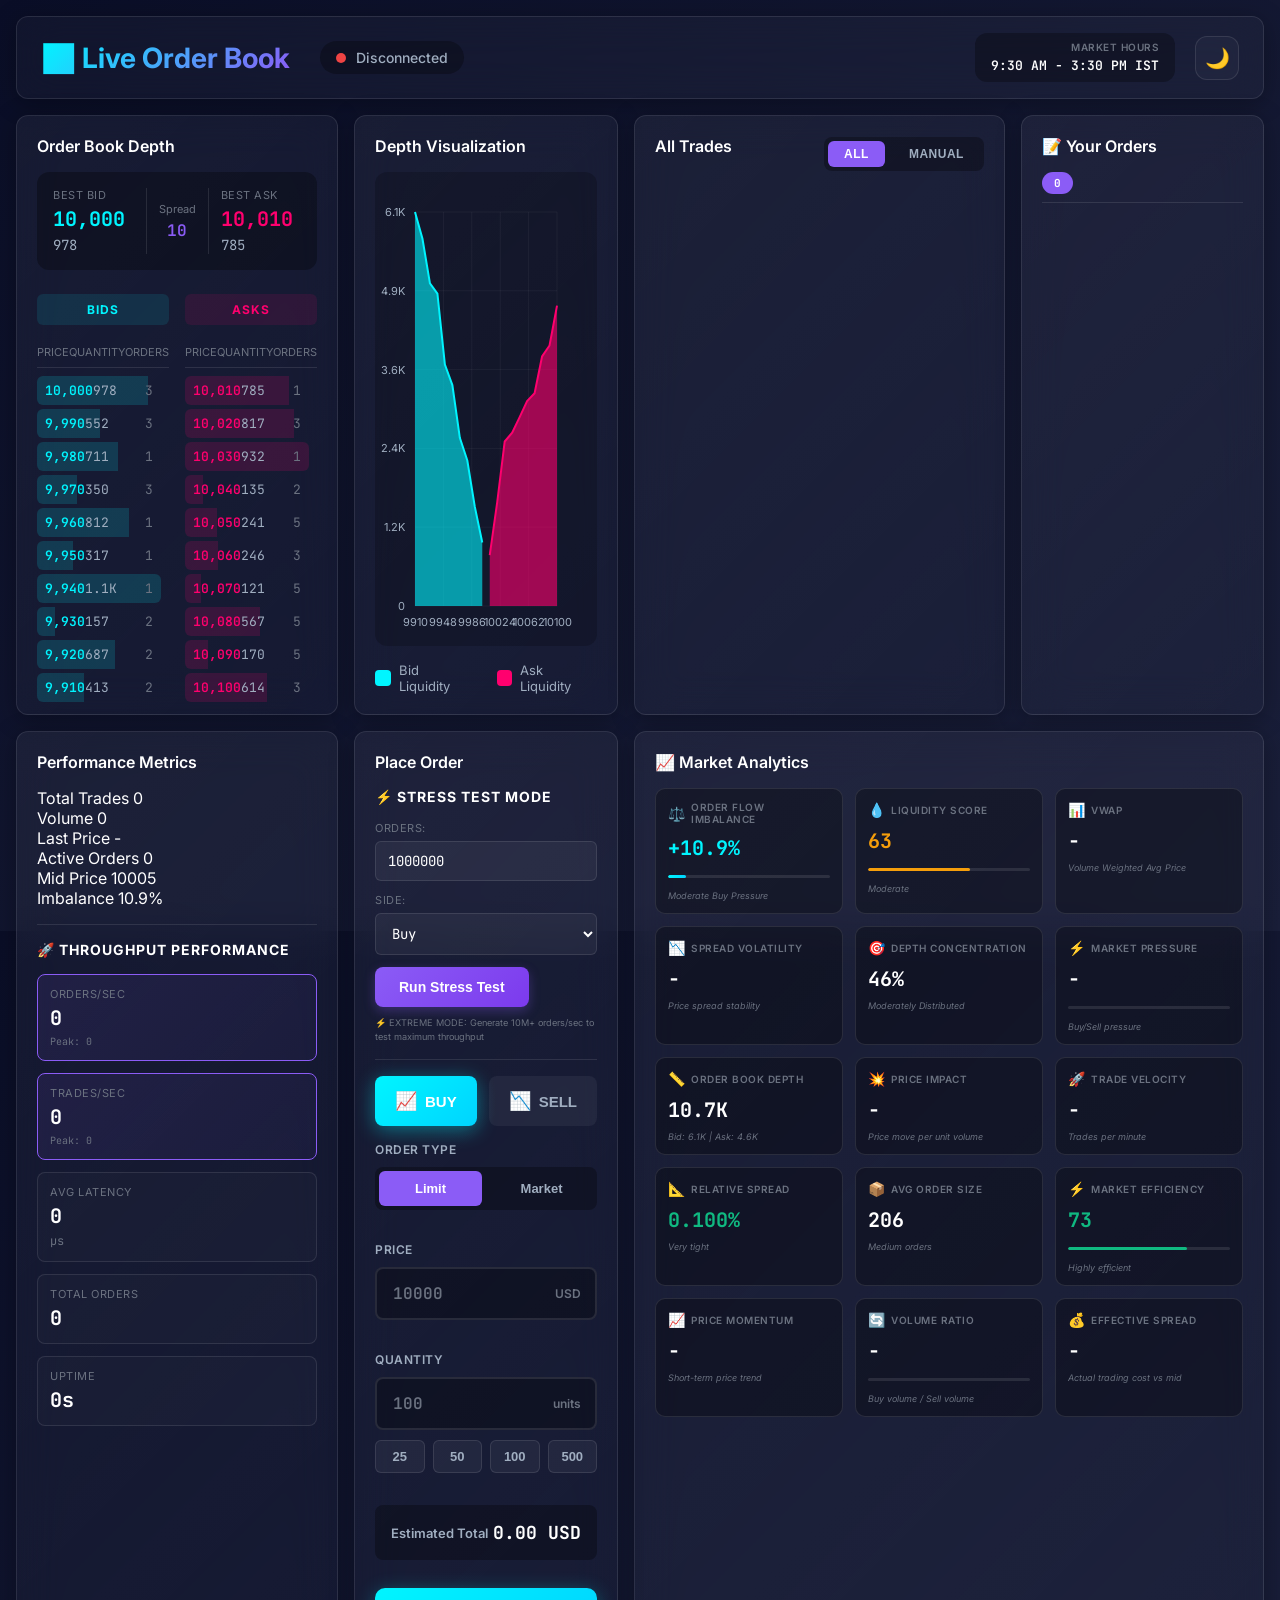
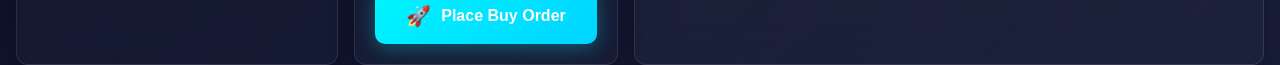
<file: web/frontend/index.html>
<!DOCTYPE html>
<html lang="en">

<head>
    <meta charset="UTF-8">
    <meta name="viewport" content="width=device-width, initial-scale=1.0">
    <title>Live Order Book Monitor</title>
    <link rel="stylesheet" href="css/styles.css">
    <link rel="preconnect" href="https://fonts.googleapis.com">
    <link rel="preconnect" href="https://fonts.gstatic.com" crossorigin>
    <link
        href="https://fonts.googleapis.com/css2?family=JetBrains+Mono:wght@400;600;700&family=Inter:wght@300;400;600;700&display=swap"
        rel="stylesheet">
</head>

<body>
    <div class="container">
        <!-- Header -->
        <header class="header">
            <div class="header-left">
                <h1 class="title">📊 Live Order Book</h1>
                <div class="status-indicator">
                    <span class="status-dot" id="connectionStatus"></span>
                    <span class="status-text" id="statusText">Connecting...</span>
                </div>
            </div>
            <div class="header-right">
                <div class="market-hours">
                    <span class="market-label">Market Hours</span>
                    <span class="market-time" id="marketTime">9:30 AM - 3:30 PM IST</span>
                </div>
                <button class="theme-toggle" id="themeToggle">🌙</button>
            </div>
        </header>

        <!-- Main Grid -->
        <div class="main-grid">
            <!-- Row 1: Top Section -->
            <!-- Left: Order Book Depth -->
            <div class="panel orderbook-panel">
                <h2 class="panel-title">Order Book Depth</h2>
                <div class="bbo-display">
                    <div class="bbo-item bid">
                        <span class="bbo-label">Best Bid</span>
                        <span class="bbo-price" id="bestBidPrice">-</span>
                        <span class="bbo-qty" id="bestBidQty">-</span>
                    </div>
                    <div class="spread-display">
                        <span class="spread-label">Spread</span>
                        <span class="spread-value" id="spreadValue">-</span>
                    </div>
                    <div class="bbo-item ask">
                        <span class="bbo-label">Best Ask</span>
                        <span class="bbo-price" id="bestAskPrice">-</span>
                        <span class="bbo-qty" id="bestAskQty">-</span>
                    </div>
                </div>

                <div class="orderbook-grid">
                    <div class="orderbook-side bids-side">
                        <div class="side-header bid-header">BIDS</div>
                        <div class="levels-header">
                            <span>Price</span>
                            <span>Quantity</span>
                            <span>Orders</span>
                        </div>
                        <div class="levels-container" id="bidsLevels"></div>
                    </div>

                    <div class="orderbook-side asks-side">
                        <div class="side-header ask-header">ASKS</div>
                        <div class="levels-header">
                            <span>Price</span>
                            <span>Quantity</span>
                            <span>Orders</span>
                        </div>
                        <div class="levels-container" id="asksLevels"></div>
                    </div>
                </div>
            </div>

            <!-- Center: Depth Chart -->
            <div class="panel chart-panel">
                <h2 class="panel-title">Depth Visualization</h2>
                <div class="chart-container">
                    <canvas id="depthChart"></canvas>
                </div>
                <div class="chart-legend">
                    <div class="legend-item">
                        <span class="legend-color bid-color"></span>
                        <span>Bid Liquidity</span>
                    </div>
                    <div class="legend-item">
                        <span class="legend-color ask-color"></span>
                        <span>Ask Liquidity</span>
                    </div>
                </div>
            </div>

            <!-- Right: All Trades -->
            <div class="panel trades-panel">
                <div class="trades-header">
                    <h2 class="panel-title">All Trades</h2>
                    <div class="trades-tabs">
                        <button class="trade-tab active" id="allTradesTab" onclick="window.app.showTradeTab('all')">All</button>
                        <button class="trade-tab" id="manualTradesTab" onclick="window.app.showTradeTab('manual')">Manual</button>
                    </div>
                </div>
                <div class="trades-list" id="tradesList"></div>
            </div>

            <!-- Far Right: Your Orders -->
            <div class="panel your-orders-panel">
                <h2 class="panel-title">📝 Your Orders</h2>
                <div class="your-orders-header">
                    <span class="manual-count-badge" id="manualCount">0</span>
                </div>
                <div class="your-orders-list" id="manualTradesList"></div>
            </div>

            <!-- Row 2: Bottom Section -->
            <!-- Performance Metrics -->
            <div class="panel metrics-panel">
                <h2 class="panel-title">Performance Metrics</h2>
                <div class="metrics-grid">
                    <div class="metric">
                        <span class="metric-label">Total Trades</span>
                        <span class="metric-value" id="totalTrades">0</span>
                    </div>
                    <div class="metric">
                        <span class="metric-label">Volume</span>
                        <span class="metric-value" id="totalVolume">0</span>
                    </div>
                    <div class="metric">
                        <span class="metric-label">Last Price</span>
                        <span class="metric-value" id="lastPrice">-</span>
                    </div>
                    <div class="metric">
                        <span class="metric-label">Active Orders</span>
                        <span class="metric-value" id="activeOrders">0</span>
                    </div>
                    <div class="metric">
                        <span class="metric-label">Mid Price</span>
                        <span class="metric-value" id="midPrice">-</span>
                    </div>
                    <div class="metric">
                        <span class="metric-label">Imbalance</span>
                        <span class="metric-value" id="imbalance">0%</span>
                    </div>
                </div>
                
                <!-- Performance Throughput Metrics -->
                <div class="performance-section">
                    <h3 class="performance-title">🚀 Throughput Performance</h3>
                    <div class="performance-grid">
                        <div class="perf-metric highlight">
                            <span class="perf-label">Orders/sec</span>
                            <span class="perf-value" id="ordersPerSecond">0</span>
                            <span class="perf-peak">Peak: <span id="peakOrdersPerSecond">0</span></span>
                        </div>
                        <div class="perf-metric highlight">
                            <span class="perf-label">Trades/sec</span>
                            <span class="perf-value" id="tradesPerSecond">0</span>
                            <span class="perf-peak">Peak: <span id="peakTradesPerSecond">0</span></span>
                        </div>
                        <div class="perf-metric">
                            <span class="perf-label">Avg Latency</span>
                            <span class="perf-value" id="avgLatency">0</span>
                            <span class="perf-unit">μs</span>
                        </div>
                        <div class="perf-metric">
                            <span class="perf-label">Total Orders</span>
                            <span class="perf-value" id="totalOrdersProcessed">0</span>
                        </div>
                        <div class="perf-metric">
                            <span class="perf-label">Uptime</span>
                            <span class="perf-value" id="uptime">0s</span>
                        </div>
                    </div>
                </div>
            </div>

            <!-- Market Analytics -->
            <div class="panel analytics-panel">
                <h2 class="panel-title">📈 Market Analytics</h2>
                
                <div class="analytics-grid">
                    <div class="insight-card">
                        <div class="insight-header">
                            <span class="insight-icon">⚖️</span>
                            <span class="insight-label">Order Flow Imbalance</span>
                        </div>
                        <div class="insight-value" id="orderFlowImbalance">0%</div>
                        <div class="insight-bar">
                            <div class="insight-bar-fill" id="imbalanceBar"></div>
                        </div>
                        <div class="insight-detail" id="imbalanceDetail">Neutral</div>
                    </div>

                    <div class="insight-card">
                        <div class="insight-header">
                            <span class="insight-icon">💧</span>
                            <span class="insight-label">Liquidity Score</span>
                        </div>
                        <div class="insight-value" id="liquidityScore">-</div>
                        <div class="insight-bar">
                            <div class="insight-bar-fill" id="liquidityBar"></div>
                        </div>
                        <div class="insight-detail" id="liquidityDetail">Calculating...</div>
                    </div>

                    <div class="insight-card">
                        <div class="insight-header">
                            <span class="insight-icon">📊</span>
                            <span class="insight-label">VWAP</span>
                        </div>
                        <div class="insight-value" id="vwap">-</div>
                        <div class="insight-detail" id="vwapDetail">Volume Weighted Avg Price</div>
                    </div>

                    <div class="insight-card">
                        <div class="insight-header">
                            <span class="insight-icon">📉</span>
                            <span class="insight-label">Spread Volatility</span>
                        </div>
                        <div class="insight-value" id="spreadVolatility">-</div>
                        <div class="insight-detail" id="spreadVolatilityDetail">Price spread stability</div>
                    </div>

                    <div class="insight-card">
                        <div class="insight-header">
                            <span class="insight-icon">🎯</span>
                            <span class="insight-label">Depth Concentration</span>
                        </div>
                        <div class="insight-value" id="depthConcentration">-</div>
                        <div class="insight-detail" id="depthConcentrationDetail">Liquidity distribution</div>
                    </div>

                    <div class="insight-card">
                        <div class="insight-header">
                            <span class="insight-icon">⚡</span>
                            <span class="insight-label">Market Pressure</span>
                        </div>
                        <div class="insight-value" id="marketPressure">-</div>
                        <div class="insight-bar">
                            <div class="insight-bar-fill" id="pressureBar"></div>
                        </div>
                        <div class="insight-detail" id="pressureDetail">Buy/Sell pressure</div>
                    </div>

                    <div class="insight-card">
                        <div class="insight-header">
                            <span class="insight-icon">📏</span>
                            <span class="insight-label">Order Book Depth</span>
                        </div>
                        <div class="insight-value" id="orderBookDepth">-</div>
                        <div class="insight-detail" id="orderBookDepthDetail">Total liquidity available</div>
                    </div>

                    <div class="insight-card">
                        <div class="insight-header">
                            <span class="insight-icon">💥</span>
                            <span class="insight-label">Price Impact</span>
                        </div>
                        <div class="insight-value" id="priceImpact">-</div>
                        <div class="insight-detail" id="priceImpactDetail">Price move per unit volume</div>
                    </div>

                    <div class="insight-card">
                        <div class="insight-header">
                            <span class="insight-icon">🚀</span>
                            <span class="insight-label">Trade Velocity</span>
                        </div>
                        <div class="insight-value" id="tradeVelocity">-</div>
                        <div class="insight-detail" id="tradeVelocityDetail">Trades per minute</div>
                    </div>

                    <div class="insight-card">
                        <div class="insight-header">
                            <span class="insight-icon">📐</span>
                            <span class="insight-label">Relative Spread</span>
                        </div>
                        <div class="insight-value" id="relativeSpread">-</div>
                        <div class="insight-detail" id="relativeSpreadDetail">Spread as % of mid price</div>
                    </div>

                    <div class="insight-card">
                        <div class="insight-header">
                            <span class="insight-icon">📦</span>
                            <span class="insight-label">Avg Order Size</span>
                        </div>
                        <div class="insight-value" id="avgOrderSize">-</div>
                        <div class="insight-detail" id="avgOrderSizeDetail">Mean quantity per order</div>
                    </div>

                    <div class="insight-card">
                        <div class="insight-header">
                            <span class="insight-icon">⚡</span>
                            <span class="insight-label">Market Efficiency</span>
                        </div>
                        <div class="insight-value" id="marketEfficiency">-</div>
                        <div class="insight-bar">
                            <div class="insight-bar-fill" id="efficiencyBar"></div>
                        </div>
                        <div class="insight-detail" id="marketEfficiencyDetail">Tightness & depth ratio</div>
                    </div>

                    <div class="insight-card">
                        <div class="insight-header">
                            <span class="insight-icon">📈</span>
                            <span class="insight-label">Price Momentum</span>
                        </div>
                        <div class="insight-value" id="priceMomentum">-</div>
                        <div class="insight-detail" id="priceMomentumDetail">Short-term price trend</div>
                    </div>

                    <div class="insight-card">
                        <div class="insight-header">
                            <span class="insight-icon">🔄</span>
                            <span class="insight-label">Volume Ratio</span>
                        </div>
                        <div class="insight-value" id="volumeRatio">-</div>
                        <div class="insight-bar">
                            <div class="insight-bar-fill" id="volumeRatioBar"></div>
                        </div>
                        <div class="insight-detail" id="volumeRatioDetail">Buy volume / Sell volume</div>
                    </div>

                    <div class="insight-card">
                        <div class="insight-header">
                            <span class="insight-icon">💰</span>
                            <span class="insight-label">Effective Spread</span>
                        </div>
                        <div class="insight-value" id="effectiveSpread">-</div>
                        <div class="insight-detail" id="effectiveSpreadDetail">Actual trading cost vs mid</div>
                    </div>
                </div>
            </div>

            <!-- Place Order Panel -->
            <div class="panel entry-panel">
                <h2 class="panel-title">Place Order</h2>
                
                <!-- Stress Test Controls -->
                <div class="stress-test-section">
                    <h3 class="stress-test-title">⚡ Stress Test Mode</h3>
                    <div class="stress-test-controls">
                        <div class="stress-input-group">
                            <label for="stressNumOrders">Orders:</label>
                            <input type="number" id="stressNumOrders" class="stress-input" value="1000000" min="1000" max="100000000" step="10000">
                        </div>
                        <div class="stress-input-group">
                            <label for="stressSide">Side:</label>
                            <select id="stressSide" class="stress-select">
                                <option value="buy">Buy</option>
                                <option value="sell">Sell</option>
                            </select>
                        </div>
                        <button class="stress-test-btn" id="stressTestBtn">Run Stress Test</button>
                    </div>
                    <div class="stress-test-info">
                        <small>⚡ EXTREME MODE: Generate 10M+ orders/sec to test maximum throughput</small>
                    </div>
                </div>

                <!-- Buy/Sell Tabs -->
                <div class="order-side-tabs">
                    <button class="side-tab buy-tab active" onclick="window.app.setSide('buy')" id="buyTab">
                        <span class="tab-icon">📈</span>
                        <span class="tab-text">BUY</span>
                    </button>
                    <button class="side-tab sell-tab" onclick="window.app.setSide('sell')" id="sellTab">
                        <span class="tab-icon">📉</span>
                        <span class="tab-text">SELL</span>
                    </button>
                </div>

                <div class="order-form">
                    <!-- Limit/Market Type Toggle -->
                    <div class="form-section">
                        <label class="section-label">Order Type</label>
                        <div class="type-toggle-group">
                            <button class="type-toggle active" onclick="window.app.setType('limit')" id="limitBtn">
                                Limit
                            </button>
                            <button class="type-toggle" onclick="window.app.setType('market')" id="marketBtn">
                                Market
                            </button>
                        </div>
                    </div>

                    <!-- Price Input -->
                    <div class="form-section" id="priceSection">
                        <label class="section-label" for="orderPrice">Price</label>
                        <div class="input-group">
                            <input type="number" id="orderPrice" class="modern-input" placeholder="10000"
                                onfocus="this.select()">
                            <span class="input-unit">USD</span>
                        </div>
                    </div>

                    <!-- Quantity Input with Presets -->
                    <div class="form-section">
                        <label class="section-label" for="orderQty">Quantity</label>
                        <div class="input-group">
                            <input type="number" id="orderQty" class="modern-input" placeholder="100"
                                onfocus="this.select()">
                            <span class="input-unit">units</span>
                        </div>

                        <!-- Quick Quantity Presets -->
                        <div class="qty-presets">
                            <button class="preset-btn" onclick="window.app.setQuantity(25)">25</button>
                            <button class="preset-btn" onclick="window.app.setQuantity(50)">50</button>
                            <button class="preset-btn" onclick="window.app.setQuantity(100)">100</button>
                            <button class="preset-btn" onclick="window.app.setQuantity(500)">500</button>
                        </div>
                    </div>

                    <!-- Order Total Preview -->
                    <div class="order-summary-modern">
                        <span class="summary-label">Estimated Total</span>
                        <span class="summary-value" id="orderTotal">0.00 USD</span>
                    </div>

                    <!-- Submit Button -->
                    <button class="submit-order-btn buy" id="submitOrder">
                        <span class="btn-icon">🚀</span>
                        <span class="btn-text">Place Buy Order</span>
                    </button>

                    <!-- Hidden select elements for backward compatibility -->
                    <select id="orderSide" style="display:none">
                        <option value="buy">Buy</option>
                        <option value="sell">Sell</option>
                    </select>
                    <select id="orderType" style="display:none">
                        <option value="limit">Limit</option>
                        <option value="market">Market</option>
                    </select>
                </div>
            </div>
        </div>
    </div>

    <!-- Scripts -->
    <script src="js/constants.js"></script>
    <script src="js/websocket.js"></script>
    <script src="js/orderbook.js"></script>
    <script src="js/chart.js"></script>
    <script src="js/analytics.js"></script>
    <script src="js/main.js"></script>
</body>

</html>
</file>
<file: web/frontend/css/styles.css>
:root {
    /* Color Palette */
    --bid-color: #00f5ff;
    --ask-color: #ff006e;
    --bg-dark: #0a0e27;
    --bg-darker: #060913;
    --card-bg: rgba(255, 255, 255, 0.03);
    --card-border: rgba(255, 255, 255, 0.1);
    --text-primary: #ffffff;
    --text-secondary: #a0aec0;
    --text-muted: #6b7280;
    --accent: #8b5cf6;
    --success: #10b981;
    --danger: #ef4444;
    --warning: #f59e0b;

    /* Gradients */
    --gradient-bg: linear-gradient(135deg, #0a0e27 0%, #1a1f3a 100%);
    --gradient-card: linear-gradient(135deg, rgba(255, 255, 255, 0.05) 0%, rgba(255, 255, 255, 0.02) 100%);
}

* {
    margin: 0;
    padding: 0;
    box-sizing: border-box;
}

body {
    font-family: 'Inter', -apple-system, BlinkMacSystemFont, 'Segoe UI', sans-serif;
    background: var(--gradient-bg);
    min-height: 100vh;
    color: var(--text-primary);
    overflow-x: hidden;
}

/* Container */
.container {
    max-width: 1920px;
    margin: 0 auto;
    padding: 16px;
}

/* Header */
.header {
    display: flex;
    justify-content: space-between;
    align-items: center;
    padding: 16px 24px;
    background: var(--card-bg);
    backdrop-filter: blur(20px);
    border: 1px solid var(--card-border);
    border-radius: 12px;
    margin-bottom: 16px;
    box-shadow: 0 4px 24px rgba(0, 0, 0, 0.3);
}

.header-left {
    display: flex;
    align-items: center;
    gap: 30px;
}

.title {
    font-size: 28px;
    font-weight: 700;
    background: linear-gradient(135deg, var(--bid-color), var(--accent));
    -webkit-background-clip: text;
    -webkit-text-fill-color: transparent;
    background-clip: text;
}

.status-indicator {
    display: flex;
    align-items: center;
    gap: 10px;
    padding: 8px 16px;
    background: rgba(0, 0, 0, 0.3);
    border-radius: 20px;
}

.status-dot {
    width: 10px;
    height: 10px;
    border-radius: 50%;
    background: var(--success);
    animation: pulse 2s infinite;
}

.status-dot.disconnected {
    background: var(--danger);
    animation: none;
}

@keyframes pulse {

    0%,
    100% {
        opacity: 1;
    }

    50% {
        opacity: 0.5;
    }
}

.status-text {
    font-size: 14px;
    color: var(--text-secondary);
    font-weight: 500;
}

.theme-toggle {
    width: 44px;
    height: 44px;
    border-radius: 12px;
    background: var(--card-bg);
    border: 1px solid var(--card-border);
    color: var(--text-primary);
    font-size: 20px;
    cursor: pointer;
    transition: all 0.3s ease;
}

.theme-toggle:hover {
    transform: scale(1.05);
    background: rgba(255, 255, 255, 0.08);
}

.header-right {
    display: flex;
    align-items: center;
    gap: 20px;
}

.market-hours {
    display: flex;
    flex-direction: column;
    align-items: flex-end;
    gap: 4px;
    padding: 8px 16px;
    background: rgba(0, 0, 0, 0.3);
    border-radius: 12px;
}

.market-label {
    font-size: 10px;
    text-transform: uppercase;
    letter-spacing: 0.5px;
    color: var(--text-muted);
    font-weight: 600;
}

.market-time {
    font-family: 'JetBrains Mono', monospace;
    font-size: 13px;
    color: var(--text-primary);
    font-weight: 600;
}

/* Main Grid Layout - Professional Dashboard */
.main-grid {
    display: grid;
    grid-template-columns: 360px 1fr 320px 320px;
    grid-template-rows: 1fr auto;
    gap: 16px;
    height: calc(100vh - 100px);
    min-height: 800px;
}

/* Panel Base Styles */
.panel {
    background: var(--gradient-card);
    backdrop-filter: blur(20px);
    border: 1px solid var(--card-border);
    border-radius: 12px;
    padding: 20px;
    box-shadow: 0 4px 24px rgba(0, 0, 0, 0.3);
    animation: fadeIn 0.5s ease-out;
}

@keyframes fadeIn {
    from {
        opacity: 0;
        transform: translateY(20px);
    }

    to {
        opacity: 1;
        transform: translateY(0);
    }
}

.panel-title {
    font-size: 16px;
    font-weight: 600;
    margin-bottom: 16px;
    color: var(--text-primary);
}

/* Order Book Panel */
.orderbook-panel {
    grid-row: 1;
    grid-column: 1;
    display: flex;
    flex-direction: column;
    min-height: 600px;
}

/* Your Orders Panel */
.your-orders-panel {
    grid-row: 1;
    grid-column: 4;
    display: flex;
    flex-direction: column;
    min-height: 600px;
}

/* Analytics Panel */
.analytics-panel {
    grid-row: 2;
    grid-column: 3 / 5;
    display: flex;
    flex-direction: column;
}

.analytics-grid {
    display: grid;
    grid-template-columns: repeat(3, 1fr);
    gap: 12px;
}

.insight-card {
    background: rgba(0, 0, 0, 0.3);
    border: 1px solid var(--card-border);
    border-radius: 10px;
    padding: 12px;
    display: flex;
    flex-direction: column;
    gap: 6px;
    transition: all 0.3s ease;
}

.insight-card:hover {
    transform: translateY(-2px);
    border-color: var(--accent);
    box-shadow: 0 4px 12px rgba(139, 92, 246, 0.2);
}

.insight-header {
    display: flex;
    align-items: center;
    gap: 6px;
    margin-bottom: 2px;
}

.insight-icon {
    font-size: 14px;
}

.insight-label {
    font-size: 10px;
    color: var(--text-muted);
    text-transform: uppercase;
    letter-spacing: 0.5px;
    font-weight: 600;
}

.insight-value {
    font-family: 'JetBrains Mono', monospace;
    font-size: 20px;
    font-weight: 700;
    color: var(--text-primary);
    margin: 2px 0;
}

.insight-bar {
    width: 100%;
    height: 3px;
    background: rgba(255, 255, 255, 0.1);
    border-radius: 2px;
    overflow: hidden;
    margin: 6px 0;
}

.insight-bar-fill {
    height: 100%;
    background: linear-gradient(90deg, var(--accent), var(--bid-color));
    border-radius: 2px;
    transition: width 0.5s ease;
    width: 0%;
}

.insight-detail {
    font-size: 9px;
    color: var(--text-muted);
    font-style: italic;
}

.your-orders-header {
    display: flex;
    justify-content: space-between;
    align-items: center;
    margin-bottom: 12px;
    padding-bottom: 8px;
    border-bottom: 1px solid var(--card-border);
}

.manual-count-badge {
    display: inline-block;
    padding: 4px 12px;
    background: var(--accent);
    color: var(--text-primary);
    border-radius: 12px;
    font-size: 11px;
    font-weight: 700;
    font-family: 'JetBrains Mono', monospace;
}

.your-orders-list {
    flex: 1;
    overflow-y: auto;
    min-height: 0;
    display: flex;
    flex-direction: column;
    gap: 8px;
}

.compact-header {
    display: flex;
    justify-content: space-between;
    align-items: center;
    margin-bottom: 12px;
    padding-bottom: 8px;
    border-bottom: 1px solid var(--card-border);
}

.compact-title {
    font-size: 14px;
    font-weight: 600;
    color: var(--text-primary);
    margin: 0;
}

.compact-list {
    max-height: 220px;
    overflow-y: auto;
}

/* Chart Panel */
.chart-panel {
    grid-row: 1;
    height: 100%;
    display: flex;
    flex-direction: column;
}

.bbo-display {
    display: grid;
    grid-template-columns: 1fr auto 1fr;
    gap: 12px;
    margin-bottom: 24px;
    padding: 16px;
    background: rgba(0, 0, 0, 0.3);
    border-radius: 12px;
}

.bbo-item {
    display: flex;
    flex-direction: column;
    gap: 4px;
}

.bbo-label {
    font-size: 11px;
    text-transform: uppercase;
    letter-spacing: 0.5px;
    color: var(--text-muted);
}

.bbo-price {
    font-family: 'JetBrains Mono', monospace;
    font-size: 20px;
    font-weight: 700;
}

.bbo-item.bid .bbo-price {
    color: var(--bid-color);
}

.bbo-item.ask .bbo-price {
    color: var(--ask-color);
}

.bbo-qty {
    font-family: 'JetBrains Mono', monospace;
    font-size: 14px;
    color: var(--text-secondary);
}

.spread-display {
    display: flex;
    flex-direction: column;
    align-items: center;
    justify-content: center;
    gap: 4px;
    padding: 0 12px;
    border-left: 1px solid var(--card-border);
    border-right: 1px solid var(--card-border);
}

.spread-label {
    font-size: 11px;
    color: var(--text-muted);
}

.spread-value {
    font-family: 'JetBrains Mono', monospace;
    font-size: 16px;
    font-weight: 600;
    color: var(--accent);
}

.orderbook-grid {
    display: grid;
    grid-template-columns: 1fr 1fr;
    gap: 16px;
}

.side-header {
    font-size: 12px;
    font-weight: 700;
    letter-spacing: 1px;
    padding: 8px;
    border-radius: 6px;
    text-align: center;
    margin-bottom: 12px;
}

.bid-header {
    background: rgba(0, 245, 255, 0.1);
    color: var(--bid-color);
}

.ask-header {
    background: rgba(255, 0, 110, 0.1);
    color: var(--ask-color);
}

.levels-header {
    display: grid;
    grid-template-columns: 1fr 1fr 1fr;
    font-size: 11px;
    color: var(--text-muted);
    text-transform: uppercase;
    padding: 8px 0;
    border-bottom: 1px solid var(--card-border);
    margin-bottom: 8px;
}

.levels-container {
    flex: 1;
    overflow-y: auto;
    padding-right: 8px;
    min-height: 0;
}

.levels-container::-webkit-scrollbar {
    width: 4px;
}

.levels-container::-webkit-scrollbar-track {
    background: rgba(255, 255, 255, 0.05);
    border-radius: 4px;
}

.levels-container::-webkit-scrollbar-thumb {
    background: var(--accent);
    border-radius: 4px;
}

.price-level {
    display: grid;
    grid-template-columns: 1fr 1fr 1fr;
    font-family: 'JetBrains Mono', monospace;
    font-size: 13px;
    padding: 6px 8px;
    margin-bottom: 4px;
    border-radius: 6px;
    position: relative;
    overflow: hidden;
    animation: levelAppear 0.3s ease-out;
}

@keyframes levelAppear {
    from {
        opacity: 0;
        transform: translateX(-10px);
    }

    to {
        opacity: 1;
        transform: translateX(0);
    }
}

.price-level::before {
    content: '';
    position: absolute;
    left: 0;
    top: 0;
    height: 100%;
    width: var(--depth-width);
    opacity: 0.15;
    z-index: -1;
}

.price-level.bid::before {
    background: var(--bid-color);
}

.price-level.ask::before {
    background: var(--ask-color);
}

.price-level .price {
    font-weight: 600;
}

.price-level.bid .price {
    color: var(--bid-color);
}

.price-level.ask .price {
    color: var(--ask-color);
}

.price-level .qty {
    color: var(--text-secondary);
}

.price-level .count {
    color: var(--text-muted);
    text-align: right;
}

/* Chart Panel */
.chart-panel {
    grid-row: 1;
    grid-column: 2;
    display: flex;
    flex-direction: column;
    min-height: 600px;
}

.chart-container {
    flex: 1;
    min-height: 0;
    position: relative;
    width: 100%;
    height: 100%;
}

.chart-panel canvas {
    display: block;
    width: 100% !important;
    height: 100% !important;
}

#depthChart {
    width: 100%;
    height: 100%;
    border-radius: 12px;
    background: rgba(0, 0, 0, 0.2);
    display: block;
}

.chart-legend {
    display: flex;
    justify-content: center;
    gap: 24px;
    margin-top: 16px;
}

.legend-item {
    display: flex;
    align-items: center;
    gap: 8px;
    font-size: 13px;
    color: var(--text-secondary);
}

.legend-color {
    width: 16px;
    height: 16px;
    border-radius: 4px;
}

.legend-color.bid-color {
    background: var(--bid-color);
}

.legend-color.ask-color {
    background: var(--ask-color);
}

/* Trades Panel */
.trades-panel {
    grid-row: 1;
    grid-column: 3;
    display: flex;
    flex-direction: column;
    min-height: 600px;
}

.trades-header {
    display: flex;
    justify-content: space-between;
    align-items: center;
    margin-bottom: 16px;
}

.trades-tabs {
    display: flex;
    gap: 8px;
    background: rgba(0, 0, 0, 0.3);
    padding: 4px;
    border-radius: 8px;
}

.trade-tab {
    padding: 6px 16px;
    background: transparent;
    border: none;
    border-radius: 6px;
    color: var(--text-secondary);
    font-size: 12px;
    font-weight: 600;
    cursor: pointer;
    transition: all 0.2s ease;
    text-transform: uppercase;
    letter-spacing: 0.5px;
}

.trade-tab.active {
    background: var(--accent);
    color: var(--text-primary);
}

.trade-tab:hover:not(.active) {
    background: rgba(255, 255, 255, 0.1);
    color: var(--text-primary);
}

.trades-list {
    flex: 1;
    overflow-y: auto;
    min-height: 0;
}

.empty-state {
    text-align: center;
    padding: 40px 20px;
    color: var(--text-muted);
    font-size: 14px;
}

.trade-item {
    display: grid;
    grid-template-columns: 1fr auto auto;
    gap: 12px;
    padding: 12px;
    margin-bottom: 8px;
    background: rgba(0, 0, 0, 0.3);
    border-radius: 8px;
    border-left: 3px solid;
    animation: tradeAppear 0.4s ease-out;
}

@keyframes tradeAppear {
    from {
        opacity: 0;
        transform: translateX(20px);
    }

    to {
        opacity: 1;
        transform: translateX(0);
    }
}

.trade-item.buy {
    border-left-color: var(--bid-color);
}

.trade-item.sell {
    border-left-color: var(--ask-color);
}

.trade-item.manual-trade {
    background: rgba(139, 92, 246, 0.1);
    border-left-width: 4px;
}

.trade-badge {
    display: inline-block;
    padding: 2px 8px;
    border-radius: 4px;
    font-size: 10px;
    font-weight: 700;
    text-transform: uppercase;
    letter-spacing: 0.5px;
    margin-left: 8px;
}

.trade-badge.manual {
    background: var(--accent);
    color: var(--text-primary);
}

.trade-price {
    font-family: 'JetBrains Mono', monospace;
    font-weight: 700;
    font-size: 16px;
}

.trade-item.buy .trade-price {
    color: var(--bid-color);
}

.trade-item.sell .trade-price {
    color: var(--ask-color);
}

.trade-qty {
    font-family: 'JetBrains Mono', monospace;
    color: var(--text-secondary);
}

.trade-time {}

.form-group {
    border-radius: 8px;
    color: var(--text-primary);
    font-family: 'JetBrains Mono', monospace;
    font-size: 14px;
    transition: all 0.3s ease;
}

.form-control:focus {
    outline: none;
    border-color: var(--accent);
    background: rgba(0, 0, 0, 0.4);
}

.submit-btn {
    padding: 14px 24px;
    background: linear-gradient(135deg, var(--accent), #6d28d9);
    border: none;
    border-radius: 10px;
    color: white;
    font-weight: 600;
    font-size: 15px;
    cursor: pointer;
    transition: all 0.3s ease;
    box-shadow: 0 4px 16px rgba(139, 92, 246, 0.3);
}

.submit-btn:hover {
    transform: translateY(-2px);
    box-shadow: 0 6px 24px rgba(139, 92, 246, 0.5);
}

.submit-btn:active {
    transform: translateY(0);
}

/* Responsive */
@media (max-width: 1800px) {
    .main-grid {
        grid-template-columns: 350px 1fr 300px 300px;
    }
}

@media (max-width: 1400px) {
    .main-grid {
        grid-template-columns: 1fr 1fr;
    }

    .orderbook-panel,
    .trades-panel,
    .your-orders-panel {
        grid-row: span 1;
    }
}

@media (max-width: 900px) {
    .main-grid {
        grid-template-columns: 1fr;
    }
}
/* ==============================================
   MODERN ORDER ENTRY UI STYLES
   ============================================== */

/* Order Entry Form */
.order-form {
    display: flex;
    flex-direction: column;
    gap: 12px;
}

/* Buy/Sell Tabs */
.order-side-tabs {
    display: flex;
    gap: 12px;
    margin-bottom: 16px;
}

.side-tab {
    flex: 1;
    display: flex;
    align-items: center;
    justify-content: center;
    gap: 8px;
    padding: 14px 20px;
    border: none;
    border-radius: 8px;
    font-weight: 700;
    font-size: 15px;
    cursor: pointer;
    transition: all 0.3s ease;
    background: rgba(255, 255, 255, 0.05);
    color: var(--text-secondary);
}

.side-tab .tab-icon {
    font-size: 18px;
}

.side-tab.buy-tab.active {
    background: linear-gradient(135deg, var(--bid-color), #00d4ff);
    color: #fff;
    box-shadow: 0 4px 20px rgba(0, 245, 255, 0.4);
}

.side-tab.sell-tab.active {
    background: linear-gradient(135deg, var(--ask-color), #ff3388);
    color: #fff;
    box-shadow: 0 4px 20px rgba(255, 0, 110, 0.4);
}

.side-tab:hover:not(.active) {
    background: rgba(255, 255, 255, 0.1);
}

/* Form Sections */
.form-section {
    margin-bottom: 20px;
}

.section-label {
    display: block;
    font-size: 12px;
    font-weight: 600;
    color: var(--text-secondary);
    text-transform: uppercase;
    letter-spacing: 0.5px;
    margin-bottom: 10px;
}

/* Type Toggle Group */
.type-toggle-group {
    display: flex;
    gap: 8px;
    background: rgba(0, 0, 0, 0.3);
    padding: 4px;
    border-radius: 8px;
}

.type-toggle {
    flex: 1;
    padding: 10px 16px;
    border: none;
    border-radius: 6px;
    background: transparent;
    color: var(--text-secondary);
    font-weight: 600;
    font-size: 13px;
    cursor: pointer;
    transition: all 0.2s ease;
}

.type-toggle.active {
    background: var(--accent);
    color: #fff;
}

.type-toggle:hover:not(.active) {
    background: rgba(255, 255, 255, 0.05);
}

/* Modern Input Group */
.input-group {
    position: relative;
    display: flex;
    align-items: center;
}

.modern-input {
    width: 100%;
    padding: 14px 16px;
    padding-right: 60px;
    background: rgba(0, 0, 0, 0.3);
    border: 2px solid var(--card-border);
    border-radius: 8px;
    color: var(--text-primary);
    font-family: 'JetBrains Mono', monospace;
    font-size: 16px;
    font-weight: 600;
    transition: all 0.3s ease;
}

.modern-input:focus {
    outline: none;
    border-color: var(--accent);
    background: rgba(0, 0, 0, 0.4);
    box-shadow: 0 0 0 4px rgba(139, 92, 246, 0.1);
}

.modern-input::placeholder {
    color: var(--text-muted);
}

.input-unit {
    position: absolute;
    right: 16px;
    font-size: 12px;
    font-weight: 600;
    color: var(--text-muted);
    pointer-events: none;
}

/* Quantity Presets */
.qty-presets {
    display: grid;
    grid-template-columns: repeat(4, 1fr);
    gap: 8px;
    margin-top: 10px;
}

.preset-btn {
    padding: 8px 12px;
    background: rgba(255, 255, 255, 0.05);
    border: 1px solid var(--card-border);
    border-radius: 6px;
    color: var(--text-secondary);
    font-weight: 600;
    font-size: 13px;
    cursor: pointer;
    transition: all 0.2s ease;
}

.preset-btn:hover {
    background: rgba(255, 255, 255, 0.1);
    border-color: var(--accent);
    color: var(--accent);
    transform: translateY(-1px);
}

.preset-btn:active {
    transform: translateY(0);
}

/* Order Summary Modern */
.order-summary-modern {
    display: flex;
    justify-content: space-between;
    align-items: center;
    padding: 16px;
    background: rgba(0, 0, 0, 0.3);
    border-radius: 8px;
    margin-bottom: 16px;
}

.summary-label {
    font-size: 13px;
    color: var(--text-secondary);
    font-weight: 600;
}

.summary-value {
    font-family: 'JetBrains Mono', monospace;
    font-size: 18px;
    font-weight: 700;
    color: var(--text-primary);
}

/* Submit Button Modern */
.submit-order-btn {
    width: 100%;
    display: flex;
    align-items: center;
    justify-content: center;
    gap: 10px;
    padding: 16px 24px;
    border: none;
    border-radius: 10px;
    font-weight: 700;
    font-size: 16px;
    cursor: pointer;
    transition: all 0.3s ease;
}

.submit-order-btn .btn-icon {
    font-size: 20px;
}

.submit-order-btn.buy {
    background: linear-gradient(135deg, var(--bid-color), #00d4ff);
    color: #fff;
    box-shadow: 0 4px 20px rgba(0, 245, 255, 0.3);
}

.submit-order-btn.sell {
    background: linear-gradient(135deg, var(--ask-color), #ff3388);
    color: #fff;
    box-shadow: 0 4px 20px rgba(255, 0, 110, 0.3);
}

.submit-order-btn:hover {
    transform: translateY(-2px);
    box-shadow: 0 6px 30px rgba(0, 245, 255, 0.5);
}

.submit-order-btn.sell:hover {
    box-shadow: 0 6px 30px rgba(255, 0, 110, 0.5);
}

.submit-order-btn:active {
    transform: translateY(0);
}

/* Performance Metrics Section */
.performance-section {
    margin-top: 16px;
    padding-top: 16px;
    border-top: 1px solid var(--card-border);
}

.performance-title {
    font-size: 12px;
    margin-bottom: 12px;
}

.performance-title {
    font-size: 14px;
    font-weight: 700;
    color: var(--text-primary);
    margin-bottom: 16px;
    text-transform: uppercase;
    letter-spacing: 1px;
}

.performance-grid {
    display: grid;
    grid-template-columns: repeat(auto-fit, minmax(140px, 1fr));
    gap: 12px;
}

.perf-metric {
    background: rgba(255, 255, 255, 0.02);
    border: 1px solid var(--card-border);
    border-radius: 8px;
    padding: 12px;
    display: flex;
    flex-direction: column;
    gap: 4px;
    transition: all 0.3s ease;
}

.perf-metric.highlight {
    background: linear-gradient(135deg, rgba(139, 92, 246, 0.1), rgba(139, 92, 246, 0.05));
    border-color: var(--accent);
}

.perf-metric:hover {
    transform: translateY(-2px);
    border-color: var(--accent);
    box-shadow: 0 4px 12px rgba(139, 92, 246, 0.2);
}

.perf-label {
    font-size: 11px;
    color: var(--text-muted);
    text-transform: uppercase;
    letter-spacing: 0.5px;
}

.perf-value {
    font-family: 'JetBrains Mono', monospace;
    font-size: 20px;
    font-weight: 700;
    color: var(--text-primary);
    transition: color 0.3s ease;
}

.perf-value.high-throughput {
    color: var(--success);
    animation: pulse 1s ease-in-out infinite;
}

@keyframes pulse {
    0%, 100% { opacity: 1; }
    50% { opacity: 0.7; }
}

.perf-peak {
    font-size: 10px;
    color: var(--text-muted);
    font-family: 'JetBrains Mono', monospace;
}

.perf-unit {
    font-size: 12px;
    color: var(--text-muted);
    font-family: 'JetBrains Mono', monospace;
}

/* Stress Test Section */
.stress-test-section {
    margin-bottom: 16px;
    padding-bottom: 16px;
    border-bottom: 1px solid var(--card-border);
}

.stress-test-title {
    font-size: 12px;
    font-weight: 700;
    margin-bottom: 12px;
    text-transform: uppercase;
    letter-spacing: 0.5px;
    color: var(--text-primary);
}

.stress-test-title {
    font-size: 14px;
    font-weight: 700;
    color: var(--text-primary);
    margin-bottom: 16px;
    text-transform: uppercase;
    letter-spacing: 1px;
}

.stress-test-controls {
    display: flex;
    gap: 12px;
    align-items: flex-end;
    flex-wrap: wrap;
}

.stress-input-group {
    display: flex;
    flex-direction: column;
    gap: 6px;
    flex: 1;
    min-width: 120px;
}

.stress-input-group label {
    font-size: 11px;
    color: var(--text-muted);
    text-transform: uppercase;
    letter-spacing: 0.5px;
}

.stress-input,
.stress-select {
    padding: 10px 12px;
    background: rgba(255, 255, 255, 0.05);
    border: 1px solid var(--card-border);
    border-radius: 6px;
    color: var(--text-primary);
    font-family: 'JetBrains Mono', monospace;
    font-size: 14px;
    transition: all 0.3s ease;
}

.stress-input:focus,
.stress-select:focus {
    outline: none;
    border-color: var(--accent);
    background: rgba(255, 255, 255, 0.08);
}

.stress-test-btn {
    padding: 12px 24px;
    background: linear-gradient(135deg, var(--accent), #7c3aed);
    border: none;
    border-radius: 8px;
    color: var(--text-primary);
    font-weight: 700;
    font-size: 14px;
    cursor: pointer;
    transition: all 0.3s ease;
    box-shadow: 0 4px 12px rgba(139, 92, 246, 0.3);
    white-space: nowrap;
}

.stress-test-btn:hover:not(:disabled) {
    transform: translateY(-2px);
    box-shadow: 0 6px 20px rgba(139, 92, 246, 0.5);
}

.stress-test-btn:active:not(:disabled) {
    transform: translateY(0);
}

.stress-test-btn:disabled {
    opacity: 0.6;
    cursor: not-allowed;
}

.stress-test-btn.stress-active {
    background: linear-gradient(135deg, #ef4444, #dc2626);
    animation: stressPulse 0.5s ease-in-out infinite;
    box-shadow: 0 0 20px rgba(239, 68, 68, 0.6);
}

@keyframes stressPulse {
    0%, 100% {
        transform: scale(1);
        box-shadow: 0 0 20px rgba(239, 68, 68, 0.6);
    }
    50% {
        transform: scale(1.05);
        box-shadow: 0 0 30px rgba(239, 68, 68, 0.9);
    }
}

body.stress-test-active {
    animation: stressGlow 2s ease-in-out infinite;
}

@keyframes stressGlow {
    0%, 100% {
        box-shadow: inset 0 0 0 rgba(239, 68, 68, 0);
    }
    50% {
        box-shadow: inset 0 0 100px rgba(239, 68, 68, 0.1);
    }
}

.manual-trade-item.compact {
    padding: 8px 12px;
    margin-bottom: 6px;
}

.manual-trade-compact {
    display: flex;
    align-items: center;
    gap: 12px;
    font-size: 12px;
}

.manual-trade-side-compact {
    padding: 2px 8px;
    border-radius: 4px;
    font-size: 10px;
    font-weight: 700;
    text-transform: uppercase;
    min-width: 40px;
    text-align: center;
}

.manual-trade-side-compact.buy {
    background: rgba(0, 245, 255, 0.2);
    color: var(--bid-color);
}

.manual-trade-side-compact.sell {
    background: rgba(255, 0, 110, 0.2);
    color: var(--ask-color);
}

.manual-trade-price-compact {
    font-family: 'JetBrains Mono', monospace;
    font-weight: 700;
    flex: 1;
}

.manual-trade-qty-compact {
    font-family: 'JetBrains Mono', monospace;
    color: var(--text-secondary);
    font-size: 11px;
}

.stress-test-info {
    margin-top: 8px;
    font-size: 11px;
    color: var(--text-muted);
}

/* Trade Highlight Animation */
.trade-item.trade-new {
    animation: tradeHighlight 0.5s ease-out;
}

@keyframes tradeHighlight {
    0% {
        background: rgba(16, 185, 129, 0.3);
        transform: scale(1.02);
    }
    100% {
        background: transparent;
        transform: scale(1);
    }
}

/* Your Orders Panel Styles */
.your-orders-panel .manual-trade-item {
    padding: 12px;
    margin-bottom: 8px;
    background: rgba(0, 0, 0, 0.3);
    border: 1px solid var(--card-border);
    border-radius: 8px;
    transition: all 0.2s ease;
    animation: tradeAppear 0.3s ease-out;
}

.your-orders-panel .manual-trade-item:hover {
    background: rgba(0, 0, 0, 0.4);
    transform: translateX(2px);
    border-color: var(--accent);
}

.your-orders-panel .manual-trade-item.buy {
    border-left: 3px solid var(--bid-color);
}

.your-orders-panel .manual-trade-item.sell {
    border-left: 3px solid var(--ask-color);
}

.your-orders-panel .manual-trade-header {
    display: flex;
    justify-content: space-between;
    align-items: center;
    margin-bottom: 8px;
}

.your-orders-panel .manual-trade-side {
    padding: 4px 10px;
    border-radius: 4px;
    font-size: 10px;
    font-weight: 700;
    text-transform: uppercase;
    letter-spacing: 0.5px;
}

.your-orders-panel .manual-trade-side.buy {
    background: rgba(0, 245, 255, 0.2);
    color: var(--bid-color);
}

.your-orders-panel .manual-trade-side.sell {
    background: rgba(255, 0, 110, 0.2);
    color: var(--ask-color);
}

.your-orders-panel .manual-trade-time {
    font-size: 11px;
    color: var(--text-muted);
    font-family: 'JetBrains Mono', monospace;
}

.your-orders-panel .manual-trade-details {
    display: flex;
    justify-content: space-between;
    align-items: center;
}

.your-orders-panel .manual-trade-price {
    font-family: 'JetBrains Mono', monospace;
    font-weight: 700;
    font-size: 16px;
    color: var(--text-primary);
}

.your-orders-panel .manual-trade-qty {
    font-family: 'JetBrains Mono', monospace;
    font-size: 13px;
    color: var(--text-secondary);
}

.your-orders-panel .status-badge {
    padding: 2px 8px;
    border-radius: 4px;
    font-size: 10px;
    font-weight: 700;
}

.your-orders-panel .status-badge.filled {
    background: rgba(16, 185, 129, 0.2);
    color: #10b981;
}

.your-orders-panel .status-badge.pending {
    background: rgba(251, 191, 36, 0.2);
    color: #fbbf24;
}

.manual-trades-header {
    display: flex;
    justify-content: space-between;
    align-items: center;
    margin-bottom: 16px;
    padding-bottom: 12px;
    border-bottom: 1px solid var(--card-border);
}

.manual-count {
    font-size: 12px;
    color: var(--text-muted);
    text-transform: uppercase;
    letter-spacing: 0.5px;
    font-weight: 600;
}

.manual-trades-list {
    flex: 1;
    max-height: 650px;
    overflow-y: auto;
    display: flex;
    flex-direction: column;
    gap: 12px;
}

.manual-trade-item {
    background: rgba(139, 92, 246, 0.08);
    border: 1px solid rgba(139, 92, 246, 0.2);
    border-radius: 12px;
    padding: 16px;
    transition: all 0.3s ease;
    animation: slideIn 0.4s ease-out;
}

@keyframes slideIn {
    from {
        opacity: 0;
        transform: translateY(-10px);
    }
    to {
        opacity: 1;
        transform: translateY(0);
    }
}

.manual-trade-item:hover {
    background: rgba(139, 92, 246, 0.15);
    border-color: rgba(139, 92, 246, 0.4);
    transform: translateX(4px);
}

.manual-trade-item.buy {
    border-left: 4px solid var(--bid-color);
}

.manual-trade-item.sell {
    border-left: 4px solid var(--ask-color);
}

.manual-trade-header {
    display: flex;
    justify-content: space-between;
    align-items: center;
    margin-bottom: 12px;
}

.manual-trade-side {
    padding: 4px 12px;
    border-radius: 6px;
    font-size: 11px;
    font-weight: 700;
    text-transform: uppercase;
    letter-spacing: 0.5px;
}

.manual-trade-side.buy {
    background: rgba(0, 245, 255, 0.2);
    color: var(--bid-color);
}

.manual-trade-side.sell {
    background: rgba(255, 0, 110, 0.2);
    color: var(--ask-color);
}

.manual-trade-time {
    font-size: 11px;
    color: var(--text-muted);
    font-family: 'JetBrains Mono', monospace;
}

.manual-trade-details {
    display: flex;
    justify-content: space-between;
    align-items: center;
}

.manual-trade-price {
    font-family: 'JetBrains Mono', monospace;
    font-size: 18px;
    font-weight: 700;
    color: var(--text-primary);
}

.manual-trade-qty {
    font-family: 'JetBrains Mono', monospace;
    font-size: 14px;
    color: var(--text-secondary);
}

.status-badge {
    display: inline-block;
    padding: 4px 10px;
    border-radius: 6px;
    font-size: 10px;
    font-weight: 700;
    text-transform: uppercase;
    letter-spacing: 0.5px;
    margin-top: 8px;
}

.status-badge.filled {
    background: rgba(16, 185, 129, 0.2);
    color: var(--success);
}

.status-badge.pending {
    background: rgba(245, 158, 11, 0.2);
    color: var(--warning);
}

/* Trade Highlight Animation */
.trade-item.trade-new {
    animation: tradeHighlight 0.5s ease-out;
}

@keyframes tradeHighlight {
    0% {
        background: rgba(16, 185, 129, 0.3);
        transform: scale(1.02);
    }
    100% {
        background: transparent;
        transform: scale(1);
    }
}

.manual-trade-item.trade-new {
    animation: tradeHighlight 0.5s ease-out, slideIn 0.4s ease-out;
}

/* Mobile Responsive */
@media (max-width: 600px) {
    .qty-presets {
        grid-template-columns: repeat(2, 1fr);
    }
    
    .performance-grid {
        grid-template-columns: repeat(2, 1fr);
    }
    
    .stress-test-controls {
        flex-direction: column;
    }
    
    .stress-test-btn {
        width: 100%;
    }
}
</file>
